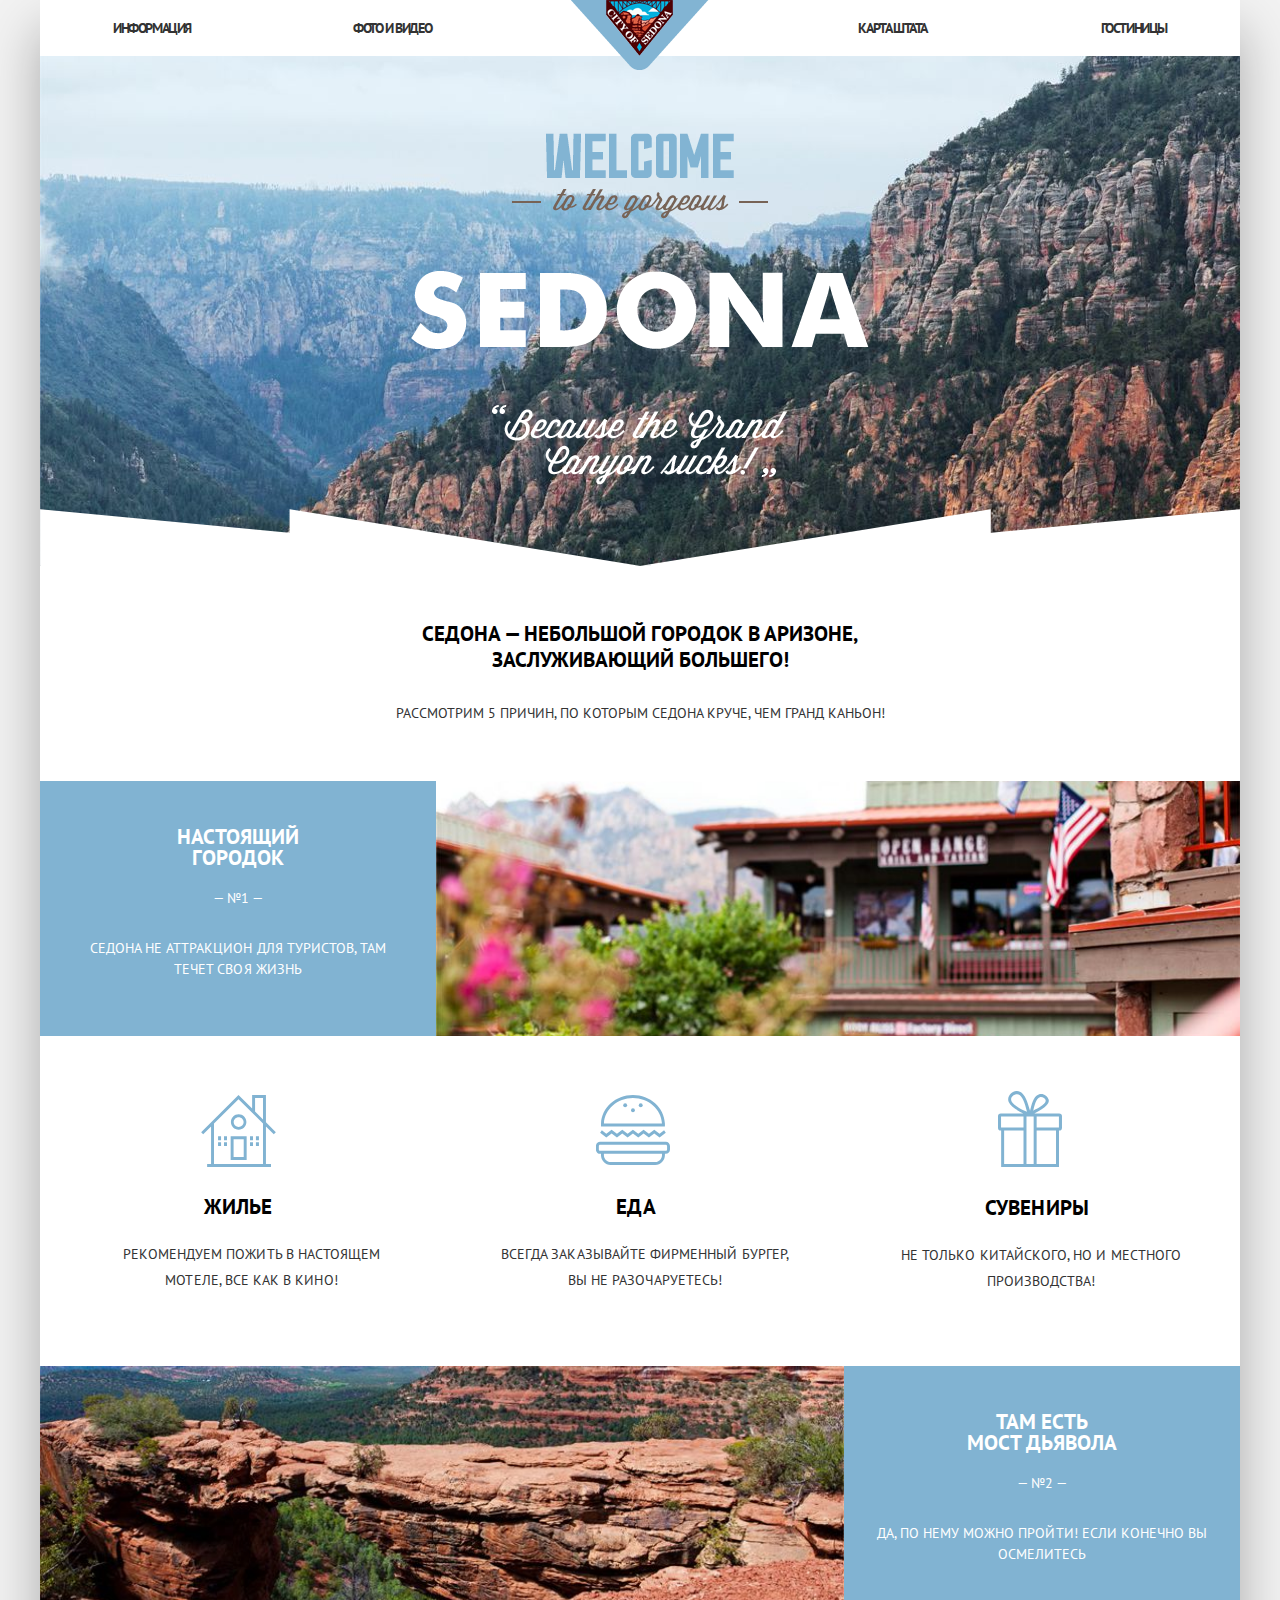
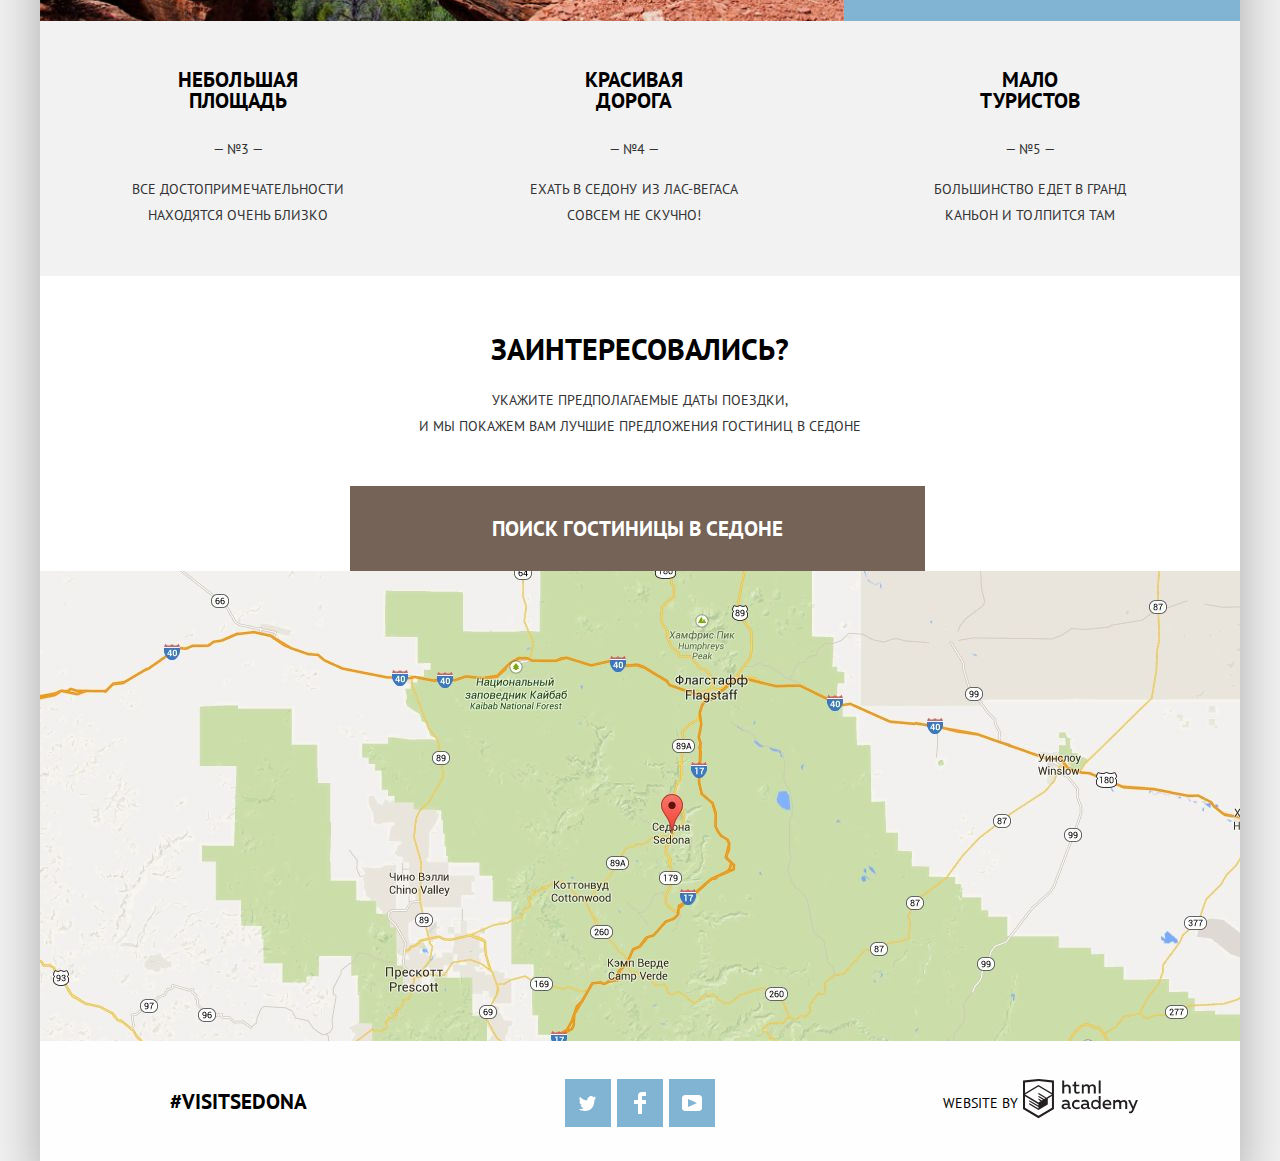
<file: index.html>
<!DOCTYPE html>
<html lang="ru">
<head>
    <meta charset="utf-8">
    <title>HTML Academy: Седона</title>
    <link href="https://fonts.googleapis.com/css?family=PT+Sans:400,700&amp;subset=cyrillic" rel="stylesheet">
    <link href="css/normalize.css" rel="stylesheet">
    <link href="css/style.min.css" rel="stylesheet">

</head>
<body>
    <div class="wrapper">
        <header class="main_header">
            <nav class="main_navigation">
                <a class="main_header_logo" href="index.html">
                    <img src="img/logo.png" width="138" height="70" alt="Логотип «Седона»">
                </a>
                <ul class="site_navigation">
                    <li><a href=#>Информация</a></li>
                    <li><a href=#>Фото и видео</a></li>
                    <li><a href=#>Карта штата</a></li>
                    <li><a href="hotels.html">Гостиницы</a></li>
                </ul>
            </nav>
        </header>
        <main class="container">
            <section class="main">
                <h1 class="visually_hidden">Седона</h1>
                <div class="info">
                    <img src="img/info_text.png" width="458" height="352" alt="седона">
                </div>
                <div class="advertising">
                    <h2>седона — небольшой городок в аризоне, заслуживающий большего!</h2>
                    <p class="advertising_description">рассмотрим 5 причин, по которым седона круче, чем гранд каньон!</p>
                </div>
            </section>
            <section class="item">
                <div class="bg_blue">
                    <h3>Настоящий городок</h3>
                    <span class="reasons_numbering">— №1 —</span>
                    <p>седона не аттракцион для туристов, там течет своя жизнь</p>
                </div>
                <img src="img/town.jpg" width="800" height="400" alt="городок">
            </section>
            <section class="reason_detailed">
                <div class="reason_item reason_item_1">
                    <img src="img/icon_1.svg" width="75" height="72" alt="дом">
                    <h3>Жилье</h3>
                    <p>Рекомендуем пожить в настоящем мотеле, все как в кино!</p>
                </div>
                <div class="reason_item reason_item_2">
                    <img src="img/icon_3.svg" width="74" height="70" alt="бургер">
                    <h3>Еда</h3>
                    <p>Всегда заказывайте фирменный бургер, Вы не разочаруетесь!</p>
                </div>
                <div class="reason_item reason_item_3">
                    <img src="img/icon_2.svg" width="64" height="76" alt="подарок">
                    <h3>Сувениры</h3>
                    <p>Не только китайского, но и местного производства!</p>
                </div>
            </section>
            <section class="item">
                <img src="img/devil_ridge.jpg" width="800" height="400" alt="мост дьявола">
                <div class="bg_blue">
                    <h3>Там есть<br>мост дьявола</h3>
                    <span class="reasons_numbering">— №2 —</span>
                    <p>Да, по нему можно пройти! Если конечно Вы осмелитесь</p>
                </div>
            </section>
            <section class="item">
                <div class="reason_item reason_item_4">
                    <h3>Небольшая площадь</h3>
                    <span class="reasons_numbering">— №3 —</span>
                    <p>Все достопримечательности находятся очень близко</p>
                </div>
                <div class="reason_item reason_item_5">
                    <h3>Красивая дорога</h3>
                    <span class="reasons_numbering">— №4 —</span>
                    <p>Ехать в Седону из Лас-Вегаса совсем не скучно!</p>
                </div>
                <div class="reason_item reason_item_6">
                    <h3>Мало туристов</h3>
                    <span class="reasons_numbering">— №5 —</span>
                    <p>Большинство едет в Гранд Каньон и толпится там</p>
                </div>
            </section>
            <section class="search">
                <h2>Заинтересовались?</h2>
                <p class="search_manual">УКАЖИТЕ ПРЕДПОЛАГАЕМЫЕ ДАТЫ ПОЕЗДКИ,<br>И МЫ ПОКАЖЕМ ВАМ ЛУЧШИЕ ПРЕДЛОЖЕНИЯ ГОСТИНИЦ В СЕДОНЕ</p>
                <a href="#">Поиск гостиницы в Седоне</a>
            </section>
            <section class="map">
                <h2 class="visually_hidden">Седона на карте</h2>
                <form class="form" action="https://echo.htmlacademy.ru" method="post">
                    <div class="search_data wrap">
                        <label class="label" for="user_date_arrival">Дата заезда:</label>
                        <input class="input" type="text" name="date_arrival" id="user_date_arrival" value="24 апреля 2017">
                        <button class="calendar" type="button">
                            <svg xmlns="http://www.w3.org/2000/svg" width="21" height="22" viewBox="0 0 21 22"><path fill="#d4d4d4" d="M19.251 2.025h-2.845V.648c0-.381-.294-.689-.656-.689-.363 0-.656.308-.656.689v1.377h-3.938V.648c0-.381-.294-.689-.655-.689-.363 0-.657.308-.657.689v1.377H5.906V.648c0-.381-.294-.689-.656-.689-.363 0-.657.308-.657.689v1.377H1.75C.784 2.025 0 2.847 0 3.862v16.302C0 21.179.784 22 1.75 22h17.501c.966 0 1.749-.821 1.749-1.836V3.862c0-1.015-.783-1.837-1.749-1.837zm.437 18.139a.448.448 0 0 1-.437.459H1.75a.45.45 0 0 1-.438-.459V3.862a.45.45 0 0 1 .438-.459h2.844v1.378c0 .381.294.689.657.689.362 0 .656-.308.656-.689V3.403h3.938v1.378c0 .381.294.689.657.689.361 0 .655-.308.655-.689V3.403h3.938v1.378c0 .381.293.689.656.689.362 0 .656-.308.656-.689V3.403h2.845c.241 0 .437.206.437.459v16.302z"/><path fill="#d4d4d4" d="M4.594 8.225h2.625v2.066H4.594zM4.594 11.668h2.625v2.067H4.594zM4.594 15.112h2.625v2.066H4.594zM9.188 15.112h2.625v2.066H9.188zM9.188 11.668h2.625v2.067H9.188zM9.188 8.225h2.625v2.066H9.188zM13.781 15.112h2.625v2.066h-2.625zM13.781 11.668h2.625v2.067h-2.625zM13.781 8.225h2.625v2.066h-2.625z"/></svg>
                            <span class="visually_hidden">Календарь</span>
                        </button>
                    </div>
                    <div class="search_data wrap">
                        <label class="label" for="user_date_departure">Дата выезда:</label>
                        <input class="input" type="text" name="date_departure" id="user_date_departure" value="4 июля 2017">
                        <button class="calendar" type="button">
                            <svg xmlns="http://www.w3.org/2000/svg" width="21" height="22" viewBox="0 0 21 22"><path fill="#d4d4d4" d="M19.251 2.025h-2.845V.648c0-.381-.294-.689-.656-.689-.363 0-.656.308-.656.689v1.377h-3.938V.648c0-.381-.294-.689-.655-.689-.363 0-.657.308-.657.689v1.377H5.906V.648c0-.381-.294-.689-.656-.689-.363 0-.657.308-.657.689v1.377H1.75C.784 2.025 0 2.847 0 3.862v16.302C0 21.179.784 22 1.75 22h17.501c.966 0 1.749-.821 1.749-1.836V3.862c0-1.015-.783-1.837-1.749-1.837zm.437 18.139a.448.448 0 0 1-.437.459H1.75a.45.45 0 0 1-.438-.459V3.862a.45.45 0 0 1 .438-.459h2.844v1.378c0 .381.294.689.657.689.362 0 .656-.308.656-.689V3.403h3.938v1.378c0 .381.294.689.657.689.361 0 .655-.308.655-.689V3.403h3.938v1.378c0 .381.293.689.656.689.362 0 .656-.308.656-.689V3.403h2.845c.241 0 .437.206.437.459v16.302z"/><path fill="#d4d4d4" d="M4.594 8.225h2.625v2.066H4.594zM4.594 11.668h2.625v2.067H4.594zM4.594 15.112h2.625v2.066H4.594zM9.188 15.112h2.625v2.066H9.188zM9.188 11.668h2.625v2.067H9.188zM9.188 8.225h2.625v2.066H9.188zM13.781 15.112h2.625v2.066h-2.625zM13.781 11.668h2.625v2.067h-2.625zM13.781 8.225h2.625v2.066h-2.625z"/></svg>
                            <span class="visually_hidden">Календарь</span>
                        </button>
                    </div>
                    <div class="search_people_number wrap">
                        <div class="search_people_number_wrapper_1">
                            <label class="label search_people_number_1" for="quantity_adults">Взрослые:</label>
                            <button class="button_quantity1" type="button">
                                <span class="visually_hidden">Меньше</span>
                            </button>
                            <input class="input" required="" type="text" name="quantity" id="quantity_adults" value="2">
                            <button class="button_quantity2" type="button">
                                <span class="visually_hidden">Больше</span>
                            </button>
                        </div>
                        <div class="search_people_number_wrapper_2">
                            <label class="label search_people_number_2" for="quantity_children">Дети:</label>
                            <button class="button_quantity1" type="button">
                                <span class="visually_hidden">Меньше</span>
                            </button>
                            <input class="input" required="" type="text" name="quantity" id="quantity_children" value="0">
                            <button class="button_quantity2" type="button">
                                <span class="visually_hidden">Больше</span>
                            </button>
                        </div>
                    </div>
                    <button class="button" type="submit">Найти</button>
                </form>
            </section>
        </main>
        <footer>
            <p class="hashtag">
                <a href="#">#Visitsedona</a>
            </p>
        <div class="footer_social">
                <ul>
                    <li><a class="social_button" href="#"><span class="visually_hidden">Твиттер</span>
                        <svg xmlns="http://www.w3.org/2000/svg" xmlns:xlink="http://www.w3.org/1999/xlink" width="17" height="15" viewBox="0 0 17 15">
                            <path fill="#FFF" d="M10.95.144c1.685-.496 2.984.27 3.577 1.179.673-.231 1.331-.481 2.011-.708a2.345 2.345 0 0 1-.857 1.768c.685.17 1.304-.491 1.304-.491-.169 1-1.006 1.788-1.563 2.024-.231 6.75-3.175 11.217-10.077 11.082h-.446c-.41 0-4.164-.46-4.898-1.887 2.271.196 3.893-.422 4.693-1.177-.96-.3-2.679-.477-2.979-2.95.349.106.564.228 1.19.119C1.705 8.247.374 7.53.448 5.33c.285.328 1.067.536 1.34.472C1.085 5.561-.182 2.442.894.85c1.818 1.854 3.735 3.606 7.152 3.773C8.254 2.33 9.183.793 10.95.144z"/>
                        </svg>
                    </a>
                    </li>
                    <li><a class="social_button" href="#"><span class="visually_hidden">Фейсбук</span>
                        <svg xmlns="http://www.w3.org/2000/svg" width="12" height="22" viewBox="0 0 12 22"><path fill="#FFF" d="M12 4V0H8a4 4 0 0 0-4 4v4H0v4h4v10h4V12h4V8H8V4h4z"/></svg>
                    </a>
                    </li>
                    <li><a class="social_button" href="#"><span class="visually_hidden">Ютуб</span>
                        <svg xmlns="http://www.w3.org/2000/svg" xmlns:xlink="http://www.w3.org/1999/xlink" width="20" height="16" viewBox="0 0 20 16">
                            <path fill="#FFF" d="M17 0H3C1.35 0 0 1.35 0 3v10c0 1.65 1.35 3 3 3h14c1.65 0 3-1.35 3-3V3c0-1.65-1.35-3-3-3zM6.027 11.998V4.002L15.014 8l-8.987 3.998z"/></svg>
                        </a>
                    </li>
                </ul>
        </div>
    <div class="footer_copyright">
        <b>WEBSITE BY</b>
        <a class="developer" href="https://htmlacademy.ru/intensive/htmlcss">
            <svg id="Layer_1" data-name="Layer 1" xmlns="http://www.w3.org/2000/svg" viewBox="0 0 108.08 36.85"><title>logo-htmlacademy-small1</title><path d="M44.61,26.88a2,2,0,0,0,.55-0.1v1.33a3.25,3.25,0,0,1-1.18.21,1.67,1.67,0,0,1-1.67-1,4.84,4.84,0,0,1-3.14,1.08c-1.51,0-2.91-.83-2.91-2.55,0-2.13,2-2.79,3.71-2.79a11.08,11.08,0,0,1,2.17.25v-0.3c0-1-.76-1.77-2.19-1.77a7.42,7.42,0,0,0-3,.64v-1.7a10.21,10.21,0,0,1,3.19-.55c2.36,0,3.81,1.12,3.81,3.65v3a0.54,0.54,0,0,0,.49.59h0.17Zm-6.44-1.13A1.35,1.35,0,0,0,39.63,27h0.11a3.39,3.39,0,0,0,2.41-1V24.58a9.72,9.72,0,0,0-1.81-.21c-1,0-2.16.33-2.16,1.38h0Zm12.36-6.11a5,5,0,0,1,2.57.64V22a4.08,4.08,0,0,0-2.3-.7,2.75,2.75,0,1,0,0,5.49,5,5,0,0,0,2.43-.64v1.71a6.27,6.27,0,0,1-2.76.57A4.21,4.21,0,0,1,46,24.51q0-.21,0-0.41a4.32,4.32,0,0,1,4.18-4.46h0.38Zm12.17,7.24a2,2,0,0,0,.55-0.1v1.33a3.25,3.25,0,0,1-1.18.21,1.67,1.67,0,0,1-1.67-1,4.84,4.84,0,0,1-3.14,1.08c-1.51,0-2.91-.83-2.91-2.55,0-2.13,2-2.79,3.71-2.79a11.08,11.08,0,0,1,2.17.25v-0.3c0-1-.76-1.77-2.19-1.77a7.42,7.42,0,0,0-3,.64v-1.7a10.21,10.21,0,0,1,3.19-.55c2.36,0,3.81,1.12,3.81,3.65v3a0.54,0.54,0,0,0,.49.59h0.17Zm-6.44-1.13A1.35,1.35,0,0,0,57.73,27h0.11a3.39,3.39,0,0,0,2.41-1V24.58a9.72,9.72,0,0,0-1.81-.21c-1.06,0-2.16.33-2.16,1.38h0ZM73,16V28.2H71.35V26.88a3.88,3.88,0,0,1-3.19,1.54,4.4,4.4,0,0,1,0-8.78,3.81,3.81,0,0,1,3,1.3V16H73Zm-4.53,5.22a2.76,2.76,0,1,0,0,5.52A2.86,2.86,0,0,0,71.15,25V23A2.91,2.91,0,0,0,68.49,21.27ZM79,19.64c3.31,0,4.46,2.68,3.92,5.09H76.7c0.21,1.5,1.67,2.11,3.19,2.11a6.11,6.11,0,0,0,2.64-.59v1.6a7.14,7.14,0,0,1-3,.57C77,28.42,74.78,27,74.78,24a4.18,4.18,0,0,1,4-4.39H79Zm0.09,1.54a2.28,2.28,0,0,0-2.44,2.1v0.06H81.3A2,2,0,0,0,79.13,21.18Zm5.73,7V19.87h1.65v1a3.81,3.81,0,0,1,2.78-1.27A2.86,2.86,0,0,1,91.89,21a4.12,4.12,0,0,1,2.91-1.33A3.06,3.06,0,0,1,98,23V28.2h-1.9V23.05a1.59,1.59,0,0,0-1.42-1.75H94.42a2.8,2.8,0,0,0-2.07,1.12V28.2h-1.9V23.05A1.59,1.59,0,0,0,89,21.31H88.8a3,3,0,0,0-2.21,1.29v5.63H84.86Zm21.31-8.33h1.9l-3.91,9.46c-0.9,2.17-2.09,2.86-3.35,2.86a4.76,4.76,0,0,1-1.1-.14V30.46a2.86,2.86,0,0,0,.85.12c0.9,0,1.58-.64,2.07-1.9l0.17-.42-4-8.4h2l2.86,6.29ZM38.73,1.46V6.22a3.81,3.81,0,0,1,2.7-1.14,3.25,3.25,0,0,1,3.44,3.4v5.15H43V8.72a1.81,1.81,0,0,0-1.61-2h-0.3a2.93,2.93,0,0,0-2.32,1.39v5.52h-1.9V1.46h1.9ZM49.94,2.31v3h3V6.91h-3v3.81c0,1.1.5,1.46,1.58,1.46a4.49,4.49,0,0,0,1.69-.33v1.6A6.8,6.8,0,0,1,51,13.8a2.55,2.55,0,0,1-2.86-2.74V6.89H46.58V5.26h1.5V2.74Zm5.4,11.31V5.28H57v1A3.81,3.81,0,0,1,59.77,5a2.86,2.86,0,0,1,2.6,1.33A4.12,4.12,0,0,1,65.28,5,3.06,3.06,0,0,1,68.44,8.4v5.21h-1.9V8.46a1.59,1.59,0,0,0-1.42-1.75H64.89a2.8,2.8,0,0,0-2.07,1.12v5.78h-1.9V8.46A1.59,1.59,0,0,0,59.5,6.71H59.27A3,3,0,0,0,57.06,8v5.63H55.34ZM71.17,1.45H73V13.6H71.17V1.45ZM14.71,0H14.55L0,1.54V28.21l14.55,8.66,14.55-8.66V1.54Zm12.5,27.1L14.55,34.64,1.9,27.12V16.18l12.59,7.5V25L5.86,19.9v1.31l8.68,5.21v1.39L5.87,22.65V24l8.68,5.21,8.75-5.24V18.31L27.2,16V27.12Zm0-12.53-3.48,2-1.6,1L14.51,13v1.31L21,18.23H21l-0.14.09-1,.54-5.37-3.2V17l4.24,2.52-1,.67-3.2-1.9v1.31l2.1,1.24L14.5,22.1,2,14.65,14.51,7.11Zm0-1.32L14.49,5.76,1.91,13.25v-10L14.56,1.92,27.21,3.25v10h0Z" transform="translate(0 -0.02)" fill="#231f20"/></svg>
        </a>
    </div>
</footer>
</div>
<script src="js/main.min.js"></script>
</body>
</html>
</file>
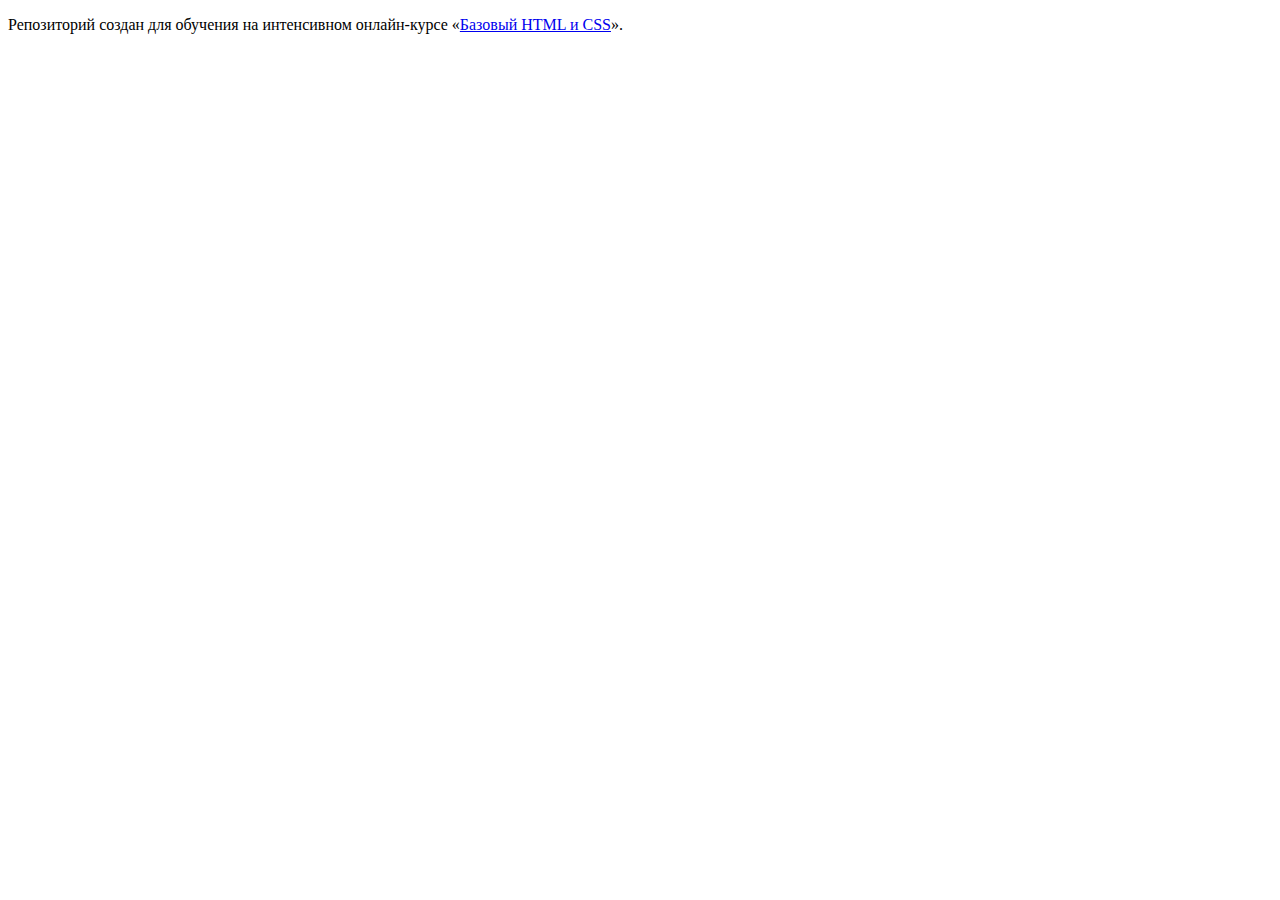
<file: 1/index.html>
<!DOCTYPE html>
<html lang="ru">
  <head>
    <meta charset="utf-8">
    <title>HTML Academy: Седона</title>
    <base href="https://htmlacademy-htmlcss.github.io/480451-sedona/1/">
</head>
  <body>

    <p>Репозиторий создан для обучения на интенсивном онлайн‑курсе «<a href="https://htmlacademy.ru/intensive/htmlcss">Базовый HTML и CSS</a>».</p>

  </body>
</html>
</file>
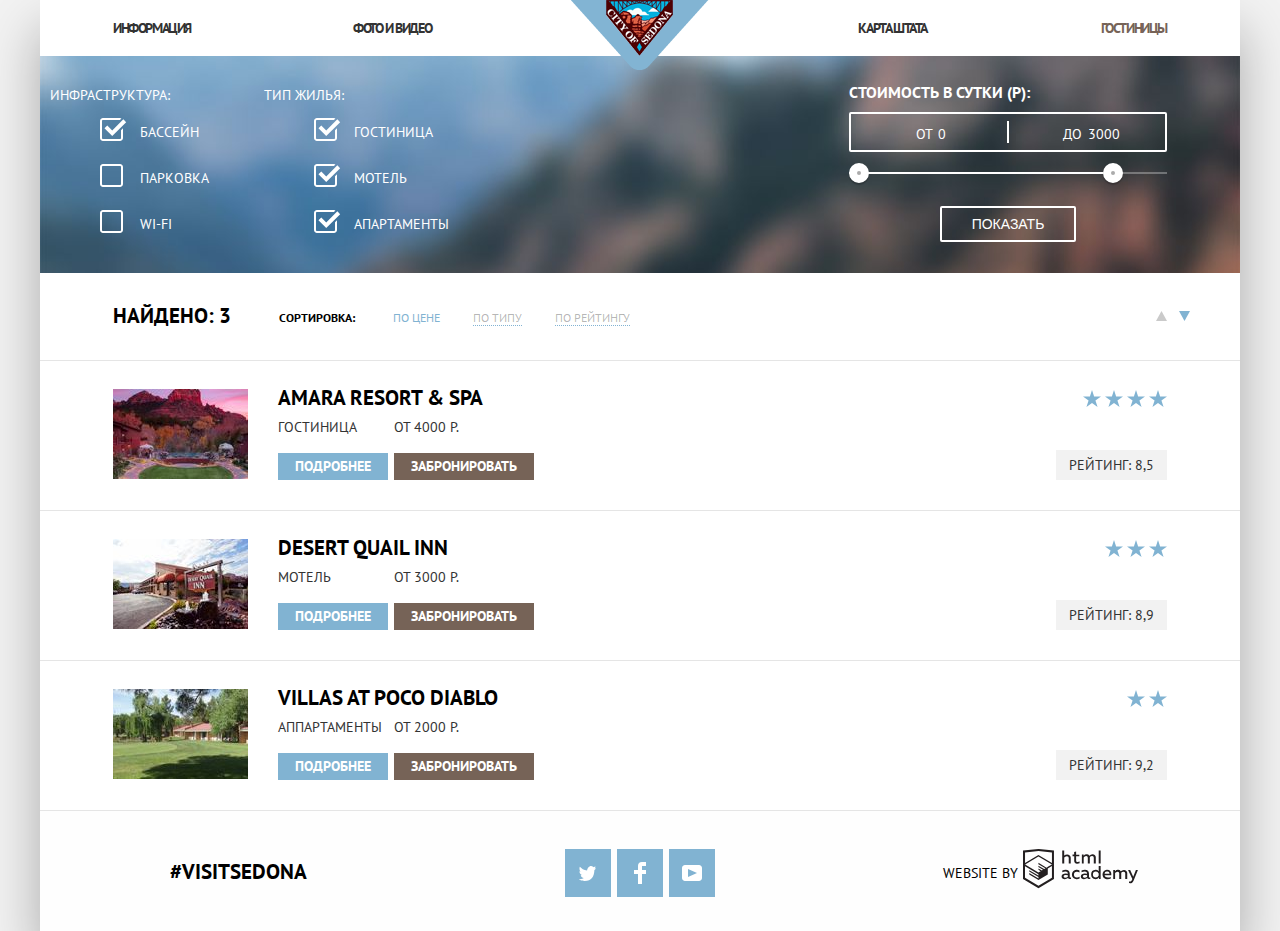
<file: hotels.html>
<!DOCTYPE html>
<html lang="ru">
<head>
    <meta charset="utf-8">
    <title>HTML Academy: Седона</title>
    <link href="https://fonts.googleapis.com/css?family=PT+Sans:400,700&amp;subset=cyrillic" rel="stylesheet">
    <link href="css/normalize.css" rel="stylesheet">
    <link href="css/style.min.css" rel="stylesheet">
</head>
<body>
    <div class="wrapper">
        <header class="main_header">
            <nav class="main_navigation">
                <a class="main_header_logo" href="index.html">
                    <img src="img/logo.png" width="140" height="70" alt="Логотип «Седона»">
                </a>
                <ul class="site_navigation">
                    <li><a href=#>Информация</a></li>
                    <li><a href=#>Фото и видео</a></li>
                    <li><a href=#>Карта штата</a></li>
                    <li class="site_navigation_active"><a>Гостиницы</a></li>
                </ul>
            </nav>
        </header>
        <main class="container">
            <h1 class="visually_hidden">Седона каталог отелей</h1>

            <section class="filters">
                <h2 class="visually_hidden">Фильтр отелей</h2>
                <form class="filter" method="get" action="https://echo.htmlacademy.ru">
                    <div class="infrastructure">
                        <div>Инфраструктура:</div>
                        <ul>
                            <li class="filter_option">
                                <input class="filter_item visually_hidden filter_checkbox" type="checkbox" name="pool" id="filter_pool" checked>
                                <label class="filter_item" for="filter_pool">БАССЕЙН</label>
                            </li>
                            <li class="filter_option">
                                <input class="filter_item visually_hidden filter_checkbox" type="checkbox" name="parking" id="filter_parking">
                                <label class="filter_item" for="filter_parking">ПАРКОВКА</label>
                            </li>
                            <li class="filter_option">
                                <input class="filter_item visually_hidden filter_checkbox" type="checkbox" name="wifi" id="wifi">
                                <label class="filter_item" for="wifi">WI-FI</label>
                            </li>
                        </ul>
                    </div>

                    <div class="housing">
                        <div>Тип жилья:</div>
                        <ul>
                            <li class="filter_option">
                                <input class="filter_item visually_hidden filter_checkbox" type="checkbox" name="hotel" id="hotel" checked>
                                <label class="filter_item" for="hotel">ГОСТИНИЦА</label>
                            </li>
                            <li class="filter_option">
                                <input class="filter_item visually_hidden filter_checkbox" type="checkbox" name="motel" id="motel" checked>
                                <label class="filter_item" for="motel">МОТЕЛЬ</label>
                            </li>
                            <li class="filter_option">
                                <input class="filter_item visually_hidden filter_checkbox" type="checkbox" name="apartments" id="apartments" checked>
                                <label class="filter_item" for="apartments">АПАРТАМЕНТЫ</label>
                            </li>
                        </ul>
                    </div>

                    <div class="range_filter">
                        <div class="range_filter_title"> Стоимость в сутки (р):</div>
                        <div class="price_controls">
                            <label class="min_price" for="min"> от
                                <input type="text" name="min_price" value="0" id="min">
                            </label>
                            <label class="max_price" for="max"> до
                                <input type="text" name="max_price" value="3000" id="max">
                            </label>
                        </div>
                        <div class="range_controls">
                            <div class="scale">
                                <div class="bar"></div>
                            </div>
                            <div class="range_toggle range_toggle_min"></div>
                            <div class="range_toggle range_toggle_max"></div>
                        </div>
                        <button class="filter_button" type="submit">Показать</button>
                    </div>
                </form>
            </section>

            <section class="result">
                <h2 class="result_title">НАЙДЕНО: 3</h2>
                <h3>Сортировка:</h3>
                <ul class="sorting">
                    <li><a class="sorting_price" href="#">По цене</a></li>
                    <li><a class="sorting_type_rating" href="#">По типу</a></li>
                    <li><a class="sorting_type_rating" href="#">По рейтингу</a></li>
                </ul>
                <div class="ico_wrapper">
                    <a class="icon_wrapper_up">
                        <svg xmlns="http://www.w3.org/2000/svg" width="11" height="10" viewBox="0 0 11 10"><path fill="#231F20" d="M5.5 0L0 10h11z"/></svg>
                    </a>
                    <a class="icon_wrapper_down">
                        <svg xmlns="http://www.w3.org/2000/svg" width="11" height="10" viewBox="0 0 11 10"><path fill="#231F20" d="M5.5 10L0 0h11"/></svg>
                    </a>
                </div>
            </section>

            <section class="hotel_directory">
                <h2 class="visually_hidden">Результат поиска отелей </h2>
                <article class="hotel">
                    <div class="hotel_info">
                        <h3 class="hotel_name">
                            <a href="#">Amara Resort & spa</a>
                        </h3>
                        <div class="booking_hotel_wrapper">
                            <p class="hotel_wrapper">
                                <span class="housing_type">Гостиница</span>
                                <a class="button_detailed_hotel" href="#">Подробнее</a>
                            </p>
                            <p class="booking_wrapper">
                                <span class="housing_cost">От 4000 р.</span>
                                <a class="button_booking_hotel" href="#">Забронировать</a>
                            </p>
                        </div>
                    </div>
                    <div class="hotel_photo">
                        <img src="img/hotel.jpg" width="135" height="90" alt="фото гостиница Amara Resort & spa">
                    </div>

                    <div class="rating">
                        <div class="star">
                            <svg xmlns="http://www.w3.org/2000/svg" width="18" height="17" viewBox="0 0 18 17"><path fill="#81B3D2" d="M9.002 0l2.126 6.494h6.877l-5.564 4.012L14.566 17l-5.564-4.013L3.438 17l2.126-6.494L0 6.494h6.878z"/></svg>
                            <svg xmlns="http://www.w3.org/2000/svg" width="18" height="17" viewBox="0 0 18 17"><path fill="#81B3D2" d="M9.002 0l2.126 6.494h6.877l-5.564 4.012L14.566 17l-5.564-4.013L3.438 17l2.126-6.494L0 6.494h6.878z"/></svg>
                            <svg xmlns="http://www.w3.org/2000/svg" width="18" height="17" viewBox="0 0 18 17"><path fill="#81B3D2" d="M9.002 0l2.126 6.494h6.877l-5.564 4.012L14.566 17l-5.564-4.013L3.438 17l2.126-6.494L0 6.494h6.878z"/></svg>
                            <svg xmlns="http://www.w3.org/2000/svg" width="18" height="17" viewBox="0 0 18 17"><path fill="#81B3D2" d="M9.002 0l2.126 6.494h6.877l-5.564 4.012L14.566 17l-5.564-4.013L3.438 17l2.126-6.494L0 6.494h6.878z"/></svg>
                        </div>
                        <span class="rating_points">РЕЙТИНГ: 8,5</span>
                    </div>
                </article>
                <article class="hotel">
                    <div class="hotel_info">
                        <h3 class="hotel_name">
                            <a href="#">Desert quail inn</a>
                        </h3>
                        <div class="booking_hotel_wrapper">
                            <p class="hotel_wrapper">
                                <span class="housing_type">Мотель</span>
                                <a class="button_detailed_hotel" href="#">Подробнее</a>
                            </p>
                            <p class="booking_wrapper">
                                <span class="housing_cost">От 3000 р.</span>
                                <a class="button_booking_hotel" href="#">Забронировать</a>
                            </p>
                        </div>
                    </div>
                    <div class="hotel_photo">
                        <img src="img/motel.jpg" width="135" height="90" alt="фото мотель Desert quail inn">
                    </div>

                    <div class="rating">
                        <div class="star">
                            <svg xmlns="http://www.w3.org/2000/svg" width="18" height="17" viewBox="0 0 18 17"><path fill="#81B3D2" d="M9.002 0l2.126 6.494h6.877l-5.564 4.012L14.566 17l-5.564-4.013L3.438 17l2.126-6.494L0 6.494h6.878z"/></svg>
                            <svg xmlns="http://www.w3.org/2000/svg" width="18" height="17" viewBox="0 0 18 17"><path fill="#81B3D2" d="M9.002 0l2.126 6.494h6.877l-5.564 4.012L14.566 17l-5.564-4.013L3.438 17l2.126-6.494L0 6.494h6.878z"/></svg>
                            <svg xmlns="http://www.w3.org/2000/svg" width="18" height="17" viewBox="0 0 18 17"><path fill="#81B3D2" d="M9.002 0l2.126 6.494h6.877l-5.564 4.012L14.566 17l-5.564-4.013L3.438 17l2.126-6.494L0 6.494h6.878z"/></svg>
                        </div>
                        <span class="rating_points">РЕЙТИНГ: 8,9</span>
                    </div>
                </article>
                <article class="hotel">
                    <div class="hotel_info">
                        <h3 class="hotel_name">
                            <a href="#">Villas at poco diablo</a>
                        </h3>
                        <div class="booking_hotel_wrapper">
                            <p class="hotel_wrapper">
                                <span class="housing_type">Аппартаменты</span>
                                <a class="button_detailed_hotel" href="#">Подробнее</a>
                            </p>
                            <p class="booking_wrapper">
                                <span class="housing_cost">От 2000 р.</span>
                                <a class="button_booking_hotel" href="#">Забронировать</a>
                            </p>
                        </div>
                    </div>
                    <div class="hotel_photo">
                        <img src="img/apartments.jpg" width="135" height="90" alt="фото аппартаменты Villas at poco diablo">
                    </div>

                    <div class="rating">
                        <div class="star">
                            <svg xmlns="http://www.w3.org/2000/svg" width="18" height="17" viewBox="0 0 18 17"><path fill="#81B3D2" d="M9.002 0l2.126 6.494h6.877l-5.564 4.012L14.566 17l-5.564-4.013L3.438 17l2.126-6.494L0 6.494h6.878z"/></svg>
                            <svg xmlns="http://www.w3.org/2000/svg" width="18" height="17" viewBox="0 0 18 17"><path fill="#81B3D2" d="M9.002 0l2.126 6.494h6.877l-5.564 4.012L14.566 17l-5.564-4.013L3.438 17l2.126-6.494L0 6.494h6.878z"/></svg>
                        </div>
                        <span class="rating_points">РЕЙТИНГ: 9,2</span>
                    </div>
                </article>
            </section>
        </main>
        <footer>
            <p class="hashtag">
                <a href="#">#Visitsedona</a>
            </p>
            <div class="footer_social">
                <ul>
                    <li><a class="social_button" href="#"><span class="visually_hidden">Твиттер</span>
                        <svg xmlns="http://www.w3.org/2000/svg" xmlns:xlink="http://www.w3.org/1999/xlink" width="17" height="15" viewBox="0 0 17 15">
                            <path fill="#FFF" d="M10.95.144c1.685-.496 2.984.27 3.577 1.179.673-.231 1.331-.481 2.011-.708a2.345 2.345 0 0 1-.857 1.768c.685.17 1.304-.491 1.304-.491-.169 1-1.006 1.788-1.563 2.024-.231 6.75-3.175 11.217-10.077 11.082h-.446c-.41 0-4.164-.46-4.898-1.887 2.271.196 3.893-.422 4.693-1.177-.96-.3-2.679-.477-2.979-2.95.349.106.564.228 1.19.119C1.705 8.247.374 7.53.448 5.33c.285.328 1.067.536 1.34.472C1.085 5.561-.182 2.442.894.85c1.818 1.854 3.735 3.606 7.152 3.773C8.254 2.33 9.183.793 10.95.144z"/>
                        </svg>
                    </a>
                </li>

                <li><a class="social_button" href="#"><span class="visually_hidden">Фейсбук</span>
                    <svg xmlns="http://www.w3.org/2000/svg" width="12" height="22" viewBox="0 0 12 22"><path fill="#FFF" d="M12 4V0H8a4 4 0 0 0-4 4v4H0v4h4v10h4V12h4V8H8V4h4z"/></svg>
                </a>
            </li>

            <li><a class="social_button" href="#"><span class="visually_hidden">Ютуб</span>
                <svg xmlns="http://www.w3.org/2000/svg" xmlns:xlink="http://www.w3.org/1999/xlink" width="20" height="16" viewBox="0 0 20 16">
                    <path fill="#FFF" d="M17 0H3C1.35 0 0 1.35 0 3v10c0 1.65 1.35 3 3 3h14c1.65 0 3-1.35 3-3V3c0-1.65-1.35-3-3-3zM6.027 11.998V4.002L15.014 8l-8.987 3.998z"/></svg>
                </a>
            </li>

        </ul>
    </div>

    <p class="footer_copyright">
        <b>WEBSITE BY</b>
        <a class="developer" href="https://htmlacademy.ru/intensive/htmlcss">
            <svg id="Layer_1" data-name="Layer 1" xmlns="http://www.w3.org/2000/svg" viewBox="0 0 108.08 36.85"><title>logo-htmlacademy-small1</title><path d="M44.61,26.88a2,2,0,0,0,.55-0.1v1.33a3.25,3.25,0,0,1-1.18.21,1.67,1.67,0,0,1-1.67-1,4.84,4.84,0,0,1-3.14,1.08c-1.51,0-2.91-.83-2.91-2.55,0-2.13,2-2.79,3.71-2.79a11.08,11.08,0,0,1,2.17.25v-0.3c0-1-.76-1.77-2.19-1.77a7.42,7.42,0,0,0-3,.64v-1.7a10.21,10.21,0,0,1,3.19-.55c2.36,0,3.81,1.12,3.81,3.65v3a0.54,0.54,0,0,0,.49.59h0.17Zm-6.44-1.13A1.35,1.35,0,0,0,39.63,27h0.11a3.39,3.39,0,0,0,2.41-1V24.58a9.72,9.72,0,0,0-1.81-.21c-1,0-2.16.33-2.16,1.38h0Zm12.36-6.11a5,5,0,0,1,2.57.64V22a4.08,4.08,0,0,0-2.3-.7,2.75,2.75,0,1,0,0,5.49,5,5,0,0,0,2.43-.64v1.71a6.27,6.27,0,0,1-2.76.57A4.21,4.21,0,0,1,46,24.51q0-.21,0-0.41a4.32,4.32,0,0,1,4.18-4.46h0.38Zm12.17,7.24a2,2,0,0,0,.55-0.1v1.33a3.25,3.25,0,0,1-1.18.21,1.67,1.67,0,0,1-1.67-1,4.84,4.84,0,0,1-3.14,1.08c-1.51,0-2.91-.83-2.91-2.55,0-2.13,2-2.79,3.71-2.79a11.08,11.08,0,0,1,2.17.25v-0.3c0-1-.76-1.77-2.19-1.77a7.42,7.42,0,0,0-3,.64v-1.7a10.21,10.21,0,0,1,3.19-.55c2.36,0,3.81,1.12,3.81,3.65v3a0.54,0.54,0,0,0,.49.59h0.17Zm-6.44-1.13A1.35,1.35,0,0,0,57.73,27h0.11a3.39,3.39,0,0,0,2.41-1V24.58a9.72,9.72,0,0,0-1.81-.21c-1.06,0-2.16.33-2.16,1.38h0ZM73,16V28.2H71.35V26.88a3.88,3.88,0,0,1-3.19,1.54,4.4,4.4,0,0,1,0-8.78,3.81,3.81,0,0,1,3,1.3V16H73Zm-4.53,5.22a2.76,2.76,0,1,0,0,5.52A2.86,2.86,0,0,0,71.15,25V23A2.91,2.91,0,0,0,68.49,21.27ZM79,19.64c3.31,0,4.46,2.68,3.92,5.09H76.7c0.21,1.5,1.67,2.11,3.19,2.11a6.11,6.11,0,0,0,2.64-.59v1.6a7.14,7.14,0,0,1-3,.57C77,28.42,74.78,27,74.78,24a4.18,4.18,0,0,1,4-4.39H79Zm0.09,1.54a2.28,2.28,0,0,0-2.44,2.1v0.06H81.3A2,2,0,0,0,79.13,21.18Zm5.73,7V19.87h1.65v1a3.81,3.81,0,0,1,2.78-1.27A2.86,2.86,0,0,1,91.89,21a4.12,4.12,0,0,1,2.91-1.33A3.06,3.06,0,0,1,98,23V28.2h-1.9V23.05a1.59,1.59,0,0,0-1.42-1.75H94.42a2.8,2.8,0,0,0-2.07,1.12V28.2h-1.9V23.05A1.59,1.59,0,0,0,89,21.31H88.8a3,3,0,0,0-2.21,1.29v5.63H84.86Zm21.31-8.33h1.9l-3.91,9.46c-0.9,2.17-2.09,2.86-3.35,2.86a4.76,4.76,0,0,1-1.1-.14V30.46a2.86,2.86,0,0,0,.85.12c0.9,0,1.58-.64,2.07-1.9l0.17-.42-4-8.4h2l2.86,6.29ZM38.73,1.46V6.22a3.81,3.81,0,0,1,2.7-1.14,3.25,3.25,0,0,1,3.44,3.4v5.15H43V8.72a1.81,1.81,0,0,0-1.61-2h-0.3a2.93,2.93,0,0,0-2.32,1.39v5.52h-1.9V1.46h1.9ZM49.94,2.31v3h3V6.91h-3v3.81c0,1.1.5,1.46,1.58,1.46a4.49,4.49,0,0,0,1.69-.33v1.6A6.8,6.8,0,0,1,51,13.8a2.55,2.55,0,0,1-2.86-2.74V6.89H46.58V5.26h1.5V2.74Zm5.4,11.31V5.28H57v1A3.81,3.81,0,0,1,59.77,5a2.86,2.86,0,0,1,2.6,1.33A4.12,4.12,0,0,1,65.28,5,3.06,3.06,0,0,1,68.44,8.4v5.21h-1.9V8.46a1.59,1.59,0,0,0-1.42-1.75H64.89a2.8,2.8,0,0,0-2.07,1.12v5.78h-1.9V8.46A1.59,1.59,0,0,0,59.5,6.71H59.27A3,3,0,0,0,57.06,8v5.63H55.34ZM71.17,1.45H73V13.6H71.17V1.45ZM14.71,0H14.55L0,1.54V28.21l14.55,8.66,14.55-8.66V1.54Zm12.5,27.1L14.55,34.64,1.9,27.12V16.18l12.59,7.5V25L5.86,19.9v1.31l8.68,5.21v1.39L5.87,22.65V24l8.68,5.21,8.75-5.24V18.31L27.2,16V27.12Zm0-12.53-3.48,2-1.6,1L14.51,13v1.31L21,18.23H21l-0.14.09-1,.54-5.37-3.2V17l4.24,2.52-1,.67-3.2-1.9v1.31l2.1,1.24L14.5,22.1,2,14.65,14.51,7.11Zm0-1.32L14.49,5.76,1.91,13.25v-10L14.56,1.92,27.21,3.25v10h0Z" transform="translate(0 -0.02)" fill="#231f20"/></svg>
        </a>
    </p>
</footer>
</div>
</body>
</html>
</file>
<file: css/style.min.css>
*,*::before,*::after{    box-sizing:inherit}*{    text-transform:uppercase}@keyframes form_animation{    0% {-webkit-transform:translateY(-500px);transform:translateY(-500px)}    100%{-webkit-transform:translateY(40px);  transform:translateY(40px)}}html{    box-sizing:border-box}body{    margin:0;    padding:0;       font-family:"PT Sans",Arial,sans-serif;    font-size:14px;    line-height:26px;    font-weight:normal;    color:rgb(51,51,51);    -webkit-text-transform:uppercase;    -moz-text-transform:uppercase;    text-transform:uppercase;    background-color:rgb(242,242,242)}img{    max-width:100%;    height:auto}.visually_hidden:not(:focus):not(:active){    position:absolute;    width:1px;    height:1px;    margin:-1px;    border:0;    padding:0;    white-space:nowrap;    clip-path:inset(100%);    clip:rect(0 0 0 0);    overflow:hidden}a{    text-decoration:none}.main_navigation{    font-size:14px;    line-height:26px;    color:rgb(0,0,0);    font-weight:bold;    background-color:rgb(255,255,255)}.site_navigation{    list-style:none}.site_navigation a{    color:rgb(51,51,51);    font-weight:900;    letter-spacing:-0.1em}.site_navigation a:hover{    color:rgb(129,179,210)}.site_navigation a:active{    color:rgba(0,0,0,0.302)}.wrapper{    width:1200px;    margin:0 auto;    box-shadow:0 30px 50px rgba(0,0,0,0.3)}.site_navigation{    -webkit-display:flex;    -moz-display:flex;    display:flex;    -webkit-flex-wrap:wrap;    -moz-flex-wrap:wrap;    flex-wrap:wrap;    align-items:center;    min-height:56px;    margin:0;    padding:0;    list-style:none}.site_navigation li{    width:20%}.site_navigation li:nth-child(1),.site_navigation li:nth-child(2){    text-align:left;    padding-left:73px}.site_navigation li:nth-child(2){    margin-right:auto}.site_navigation li:nth-child(3),.site_navigation li:nth-child(4){    text-align:right;    padding-right:73px}.main_header{    position:relative}.main_header_logo{    width:138px;    height:70px;    position:absolute;    top:0px;    left:50%;    margin-left:-69px}.info{    min-height:510px;    background-color:rgb(105,135,165);    background-image:url("../img/info_mask.png"),url("../img/info_bg.jpg"); background-position:left bottom,50% 22%; background-repeat:no-repeat; text-align:center; padding-top:77px}.advertising{ text-align:center; height:215px; background-color:rgb(255,255,255)}.advertising h2{ font-size:21px; font-weight:bold; margin:0 auto; color:rgb(0,0,0); padding:55px 310px 27px 310px}.advertising p{ margin:0 auto; padding-bottom:150px}.bg_blue{ background-color:rgb(129,179,210); text-align:center; min-height:256px; width:33%; line-height:21px; color:rgb(255,255,255)}.reasons_numbering{ margin:5px}.bg_blue h3{ margin:0 auto; padding:45px 120px 20px 120px; font-size:21px}.bg_blue p{ padding:15px 30px 20px 30px; letter-spacing:0.001em}.item img{ border:0px; width:67%; height:auto; -webkit-transform:scaleY(1.65); transform:scaleY(1.65)}.item{ display:-webkit-flex; display:-moz-flex; display:flex; height:255px; -webkit-flex-direction:row; -moz-flex-direction:row; flex-direction:row; overflow:hidden}.reason_detailed{ background-color:rgb(255,255,255); display:-webkit-flex; display:-moz-flex; display:flex; -webkit-flex-direction:row; -moz-flex-direction:row; flex-direction:row; margin:0; padding:0; list-style:none; height:330px}.reason_item h3{ font-size:21px; line-height:21px; font-weight:bold; color:rgb(0,0,0); margin:0 auto; padding-top:21px; padding-bottom:10px}.reason_item{ text-align:center; width:33%; letter-spacing:0.004em}.reason_item_1{ padding:59px 74px 15px 74px; min-height:330px}.reason_item_2{ padding:59px 76px 15px 74px; min-height:330px}.reason_item_2 h3{ padding-top:23px; padding-left:6px}.reason_item_3{ padding:55px 74px 15px 74px; min-height:330px}.reason_item_3 h3{ padding-top:22px; padding-left:14px}.reason_item_1 p,.reason_item_2 p,.reason_item_3 p{ margin-left:-15px; width:300px}.reason_item_1 p{ padding:0 0 10px 5px}.reason_item_4 h3,.reason_item_5 h3,.reason_item_6 h3{ padding:48px 120px 0 120px; margin-bottom:25px}.reason_item_4 p,.reason_item_5 p,.reason_item_6 p { padding:0 80px 20px 80px}.bg_gray{ background-color:rgb(238,238,238)}.search{ text-align:center; background-color:rgb(255,255,255); height:295px; position:relative}.search h2{ font-size:30px; color:rgb(0,0,0); font-weight:bold; line-height:1.2; margin:0; padding-top:55px; padding-bottom:20px}.search_manual{ margin:0; padding-bottom:70px}.search a{ font-size:21px; color:rgb(255,255,255); font-weight:bold; background-color:rgb(118,99,87); padding:30px 0 30px; display:block; width:575px; height:85px; position:absolute; bottom:0; left:50%; margin-left:-290px}.search a:hover{ background-color:rgb(96,78,67)}.search a:active{ color:rgba(255,255,255,0.302); background-color:rgb(80,62,51)}/*форма*/ .form{    height:395px;    width:575px;    padding:55px 55px 55px 55px;    margin:auto;    background-color:rgb(255,255,255);    position:absolute;    top:0;    left:50%;    margin-left:-290px}.form_hiden{    display:none}.animation{    -webkit-animation-name: form_animation;    animation-name: form_animation;    -webkit-animation-duration:0.6s;    animation-duration:0.6s}.animation_close{    -webkit-animation-name: form_animation;    animation-name:form_animation;    -webkit-animation-duration:0.6s;    animation-duration:0.6s;    -webkit-animation-direction:reverse;    animation-direction:reverse}.search_data label{    color:rgb(0,0,0);    line-height:1.857;    font-weight:bold;    display:inline-block;    vertical-align:center;    width:110px}.search_data input[type="text"]{    color:rgb(0,0,0);    line-height:1.857;    font-weight:bold;    -webkit-text-transform:uppercase;    -moz-text-transform:uppercase;    text-transform:uppercase;    background-color:rgb(242,242,242);    width:345px;    padding:4px 50px 4px 10px;    border:2px solid rgb(242,242,242)}.search_data input[type="text"]:hover{    background-color:rgb(235,235,235);    border-color:rgb(235,235,235)}.search_data input[type="text"]:focus{    background-color:transparent;    outline:none}.calendar{    position:absolute;    top:8px;    right:10px;    padding:0;    margin:0;    border:0;    outline:none;    background-color:transparent}.calendar:hover path{    fill:rgb(0,0,0)}.calendar:active path{    fill:rgb(129,179,210)}.search_data{    position:relative;    margin:0;    padding-bottom:30px;    min-width:459px;    padding-left:5px}.search_people_number{    margin:0;    color:rgb(0,0,0);    line-height:1.857;    font-weight:bold;    margin-bottom:54px;    display:-webkit-flex;    display:-moz-flex;    display:flex}.search_people_number_wrapper_1,.search_people_number_wrapper_2{    width:50%;    display:-webkit-flex;    display:-moz-flex;    display:flex;    align-items:center}.search_people_number_wrapper_1 label,.search_people_number_wrapper_2 label{    color:rgb(0,0,0);    line-height:1.857;    font-weight:bold;    margin-right:auto}.search_people_number_wrapper_2 label{    margin-left:54px}.search_people_number_wrapper_1 input[type="text"],.search_people_number_wrapper_2 input[type="text"]{    color:rgb(0,0,0);    line-height:1.857;    font-weight:bold;    -webkit-text-transform:uppercase;    -moz-text-transform:uppercase;    text-transform:uppercase;    border:none;    outline:none;    width:38px;    height:38px;    text-align:center;    padding:14px 15px 14px 15px;    background-color:rgb(242,242,242)}.button_quantity1,.button_quantity2{    height:38px;    width:38px;    padding:0;    margin:0;    border:0;    position:relative;    background-color:rgb(242,242,242)}.button_quantity1::before,.button_quantity2::before{    content:"";    position:absolute;    width:11px;    height:3px;    background:rgb(0,0,0);    -webkit-transform:translate(-50%,-50%);    transform:translate(-50%,-50%);    background-color:rgb(169,169,169)}.button_quantity2::after{    content:"";    position:absolute;    width:11px;    height:3px;    background:rgb(0,0,0);    -webkit-transform:translate(-50%,-50%) rotate(90deg);    transform:translate(-50%,-50%) rotate(90deg);    background-color:rgb(169,169,169)}.button_quantity1:hover::before,.button_quantity2:hover::before,.button_quantity2:hover::after{    background-color:rgb(0,0,0)}.button_quantity1:active::before,.button_quantity2:active::before,.button_quantity2:active::after{    background-color:rgb(129,179,210)}.button{    font-size:21px;    color:rgb(255,255,255);    font-weight:bold;    vertical-align:middle;    line-height:26px;    padding:17px 194px 17px 194px;    -webkit-text-transform:uppercase;    -moz-text-transform:uppercase;    text-transform:uppercase;    background-color:rgb(129,179,210);    border:none;    display:block;    margin:0 auto}.button:hover{    background-color:rgb(102,158,192)}.button:active{    color:rgba(255,255,255,0.302);    background-color:rgb(84,150,189)}footer{    color:rgb(0,0,0);    padding:4px 102px 0px 130px;    min-height:120px;    background-color:rgb(255,255,255);    position:relative;    background-color:rgba(255,255,255,0.9);    display:-webkit-flex;    display:-moz-flex;    display:flex;    -webkit-flex-direction:row;    -moz-flex-direction:row;    -webkit-flex-direction:row;    -moz-flex-direction:row;    flex-direction:row;    align-items:center}.hashtag{    width:150px;    margin:0;    margin-right:237px}.hashtag a{    color:rgb(0,0,0);    font-size:21px;    font-weight:bold}.footer_social{    text-align:center;    width:165px}.footer_social ul{    display:-webkit-flex;    display:-moz-flex;    display:flex;    -webkit-flex-wrap:wrap;    -moz-flex-wrap:wrap;    -webkit-flex-wrap:wrap;    -moz-flex-wrap:wrap;    flex-wrap:wrap;    -webkit-justify-content:space-between;    -moz-justify-content:space-between;    justify-content:space-between;    width:150px;    margin:0 auto;    padding:0;    list-style:none}.social_button{    display:-webkit-flex;    display:-moz-flex;    display:flex;    align-items:center;    -webkit-justify-content:center;    -moz-justify-content:center;    justify-content:center;    width:46px;    height:48px;    background-color:rgb(129,179,210)}.social_button:hover{    background-color:rgb(102,158,192)}.social_button:active{    background-color:rgb(84,150,189)}.social_button:active path{    fill:rgb(136,182,209)}.footer_copyright{    display:-webkit-flex;    display:-moz-flex;    display:flex;    align-items:center;    -webkit-justify-content:space-between;    -moz-justify-content:space-between;    justify-content:space-between;    margin:0;    margin-left:auto}.footer_copyright b{    font-weight:normal}.footer_copyright a{    width:115px;    margin-left:5px;    padding-top:0}.footer_copyright a:hover path{    fill:rgb(129,179,210)}.footer_copyright a:active path{    fill:rgb(189,187,188)}.site_navigation_active a{    color:rgb(118,99,87)}.site_navigation_active a:hover,.site_navigation_active a:focus,.site_navigation_active a:active{    color:rgb(118,99,87)}.filters{    color:rgb(255,255,255);    background-color:rgb(105,135,165);    background-image:url("../img/filters_bg.jpg");    min-height:217px;    background-position:0% 10%;    background-repeat:no-repeat}.filters fieldset{    width:145px}.filter{    display:-webkit-flex;    display:-moz-flex;    display:flex;    padding:26px 73px 0px 10px;    -webkit-justify-content:space-between;    -moz-justify-content:space-between;    justify-content:space-between}.filter fieldset{    border:none}.filter legend{    font-size:16px;    line-height:1.313;    font-weight:bold}.filter ul{    list-style:none;    line-height:21px}.infrastructure li:nth-child(1),.infrastructure li:nth-child(2){    padding-bottom:25px}.housing li:nth-child(1),.housing li:nth-child(2){    padding-bottom:25px}.filter_checkbox{    display:none}.filter_option label{    padding-left:50px;    position:relative}.filter_option label::before{    content:"";    position:absolute;    top:-5px;    left:10px;    width:27px;    height:27px;    background-image:url("../img/checkbox-off.svg");    background-repeat:no-repeat;    background-position:0 0}.infrastructure input[type=checkbox]:checked+label::before,.housing input[type=checkbox]:checked+label::before{    background-image:url("../img/checkbox-on.svg")}.infrastructure legend,.housing legend{    padding-left:50px;    padding-bottom:10px}.infrastructure{    padding-right:55px}.infrastructure input[type=checkbox]:disabled+label::before,.housing input[type=checkbox]:disabled+label::before{    background-image:url("../img/checkbox-off-gray.svg")}.infrastructure input[type=checkbox]:checked:disabled+label::before,.housing input[type=checkbox]:checked:disabled+label::before{    background-image:url("../img/checkbox-on-gray.svg")}/* стоимость в сутки */.range_filter{    width:318px;    margin-left:auto;    box-sizing:content-box;    color:rgb(255,255,255);    -webkit-text-transform:uppercase;    -moz-text-transform:uppercase;    text-transform:uppercase}.range_filter_title{    margin-bottom:9px;    font-weight:600;    font-size:16px;    line-height:21px}.price_controls{    position:relative;    height:36px;    margin-bottom:20px;    font-size:0;    border:2px solid rgb(255,255,255);    border-radius:2px}.price_controls::after{    content:"";    position:absolute;    top:50%;    left:50%;    width:2px;    height:22px;    background:#fff;    -webkit-transform:translate(-50%,-50%);    transform:translate(-50%,-50%)}.price_controls label{    display:inline-block;    font-size:14px;    line-height:38px;    vertical-align:top;    cursor:pointer}.price_controls .min_price,.price_controls .max_price{       width:82px;       padding-left:65px;       padding-right:0px}.price_controls input{    width:50px;   margin:0;     color:inherit;   font:inherit;     background:none;       border:none}.range_controls{      position:relative;    margin-bottom:32px}.range_controls .scale{     height:2px;   background:rgba(255,255,255,0.3)}.range_controls .bar{      width:80%;     height:2px;    background:#fff}.range_toggle{     position:absolute;    top:-9px;     width:4px;    height:4px;     background:#ababab;    border:8px solid #fff;    border-radius:50%;     box-shadow:0 2px 1px 0 rgba(0,1,1,0.2);  cursor:pointer}.range_toggle_min{     left:0}.range_toggle_max{    left:80%}.range_toggle:hover{     background:#1c4f80}.filter_button{     display:block;      margin:0 auto;     padding:6px 30px;      font-size:14px;    line-height:20px;    color:rgb(255,255,255);    -webkit-text-transform:uppercase;    -moz-text-transform:uppercase;     text-transform:uppercase;     background:transparent;      border:2px solid rgb(255,255,255);    border-radius:2px;      cursor:pointer}.filter_button:hover{     color:rgb(0,0,0);    background:rgb(255,255,255)}.result{      background-color:rgb(255,255,255);     -webkit-display:flex;    -moz-display:flex;    display:flex;       padding:30px 73px 28px 73px;    position:relative;      border-bottom:1px solid #e5e5e5}.result .ico_wrapper{    position:absolute;       right:50px}.sorting{       list-style:none;      font-size:12px;      line-height:1.5;      display:-webkit-flex;    display:-moz-flex;     display:flex;     -webkit-justify-content:space-between;    -moz-justify-content:space-between;     justify-content:space-between;      width:275px;   padding-top:6px;     padding-bottom:5px;    margin:0;       padding-left:38px}.result h2{      font-size:21px;      color:rgb(0,0,0);     font-weight:bold;       margin:0}.result h3{    font-size:12px;     color:rgb(0,0,0);    line-height:1.5;     margin:0;      padding:6px 0px 5px 48px}.icon_wrapper{     margin-left:auto}.icon_wrapper_up{    padding-right:8px}.icon_wrapper_up path{      fill:rgb(202,202,202)}.icon_wrapper_down path{     fill:rgb(129,179,210)}.icon_wrapper_up:hover path,.icon_wrapper_down:hover path{    fill:rgb(0,0,0)}.icon_wrapper_up:active path,.icon_wrapper_down:active path{     fill:rgb(129,179,210)}.hotel_directory{      background-color:rgb(255,255,255)}.hotel{     display:-webkit-flex;     display:-moz-flex;      display:flex;      min-height:150px;      padding-left:73px;     padding-right:73px;     padding-top:28px;    padding-bottom:22px;     border-bottom:1px solid #e5e5e5}.hotel_photo{       order:-1}.booking_hotel_wrapper{      display:-webkit-flex;      display:-moz-flex;    display:flex}.hotel_wrapper{     display:-webkit-flex;     display:-moz-flex;     display:flex;      -webkit-flex-direction:column;     -moz-flex-direction:column;     flex-direction:column;      align-items:flex-start;    padding:0px 6px 0px 30px;      margin:0}.booking_wrapper{     display:-webkit-flex;     display:-moz-flex;      display:flex;    -webkit-flex-direction:column;     -moz-flex-direction:column;     flex-direction:column;      align-items:flex-start;     margin:0}.hotel_name{      margin:0;    padding-left:30px;      margin-top:-4px;     margin-bottom:5px}.sorting_price{     color:rgb(129,179,210)}.sorting_type_rating{     text-decoration:none;    color:rgba(0,0,0,0.302);    border-bottom:0.8px dotted rgb(129,179,210)}.sorting_type_rating:hover{    text-decoration:none;     color:rgb(129,179,210);     border-bottom:0.8px dotted rgb(129,179,210)}.sorting_type_rating:active{     color:rgb(0,0,0);     border-bottom:none}.button_detailed_hotel{      color:rgb(255,255,255);     font-weight:bold;     line-height:1.5;      vertical-align:middle;      background-color:rgb(129,179,210);    border:none;   padding:3px 17px}.button_detailed_hotel:hover{    background-color:rgb(102,158,192)}.button_detailed_hotel:active{      color:rgba(255,255,255,0.302);     background-color:rgb(84,150,189)}.button_booking_hotel{      color:rgb(255,255,255);     font-weight:bold;      line-height:1.5;    vertical-align:middle;    background-color:rgb(118,99,87);    border:none;      padding:3px 17px}.button_booking_hotel:hover{    background-color:rgb(96,78,67)}.button_booking_hotel:active{    color:rgba(255,255,255,0.302);    background-color:rgb(80,62,51)}.housing_type,.housing_cost{     line-height:1.5}.hotel_name a{     font-size:21px;     color:rgb(0,0,0);      font-weight:bold}.hotel_name a:hover{      color:rgb(129,179,210)}.hotel_name a:active{       color:rgba(0,0,0,0.302)}.rating_points{      background-color:rgb(242,242,242);    padding:2px 13px}.rating{      display:-webkit-flex;    display:-moz-flex;       display:flex;    -webkit-flex-direction:column;    -moz-flex-direction:column;      flex-direction:column;      align-items:flex-end;    margin-left:auto}.star               {     padding-bottom:35px}.housing_cost,.housing_type{    padding-bottom:15px}.map{       background-color:rgb(203,221,169);    background-image:url("../img/map.jpg"); width:100%;  height:470px;  background-position:50% 50%; background-repeat:no-repeat; overflow:hidden;position:relative}
</file>
